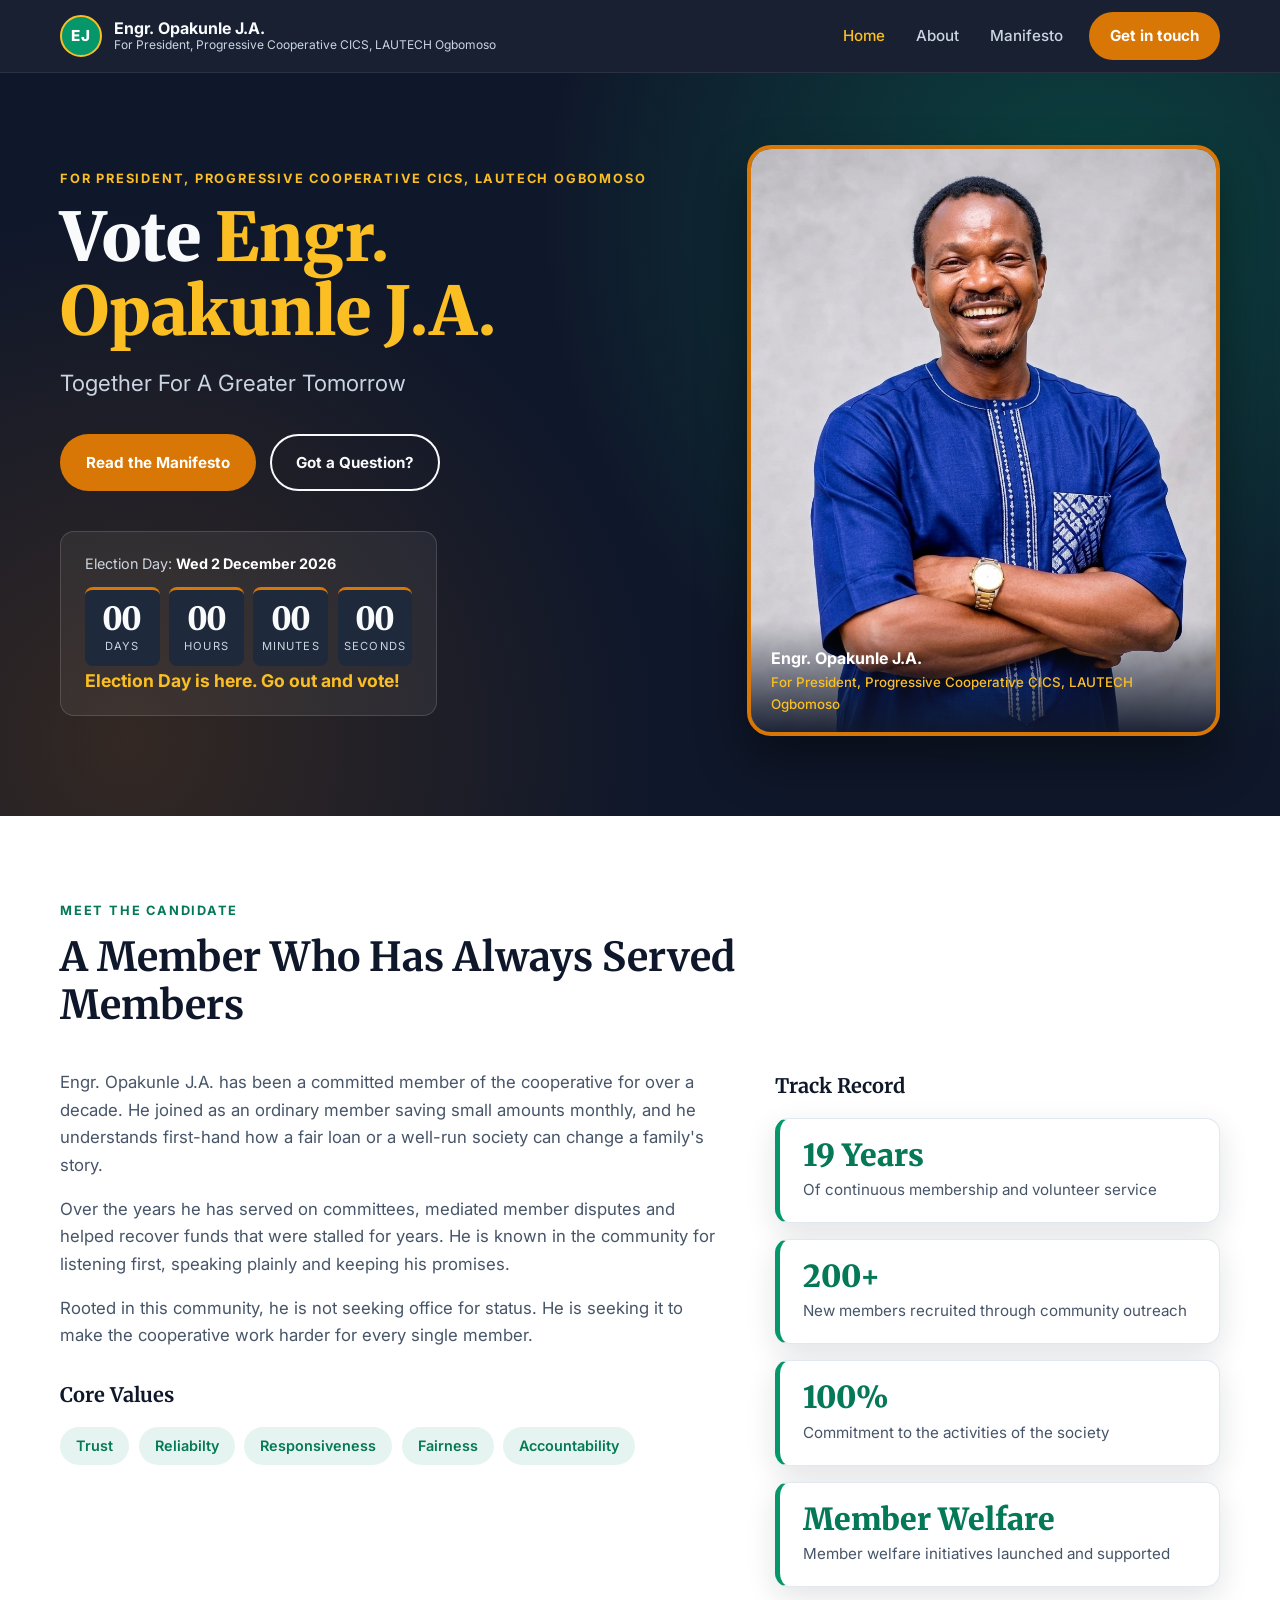
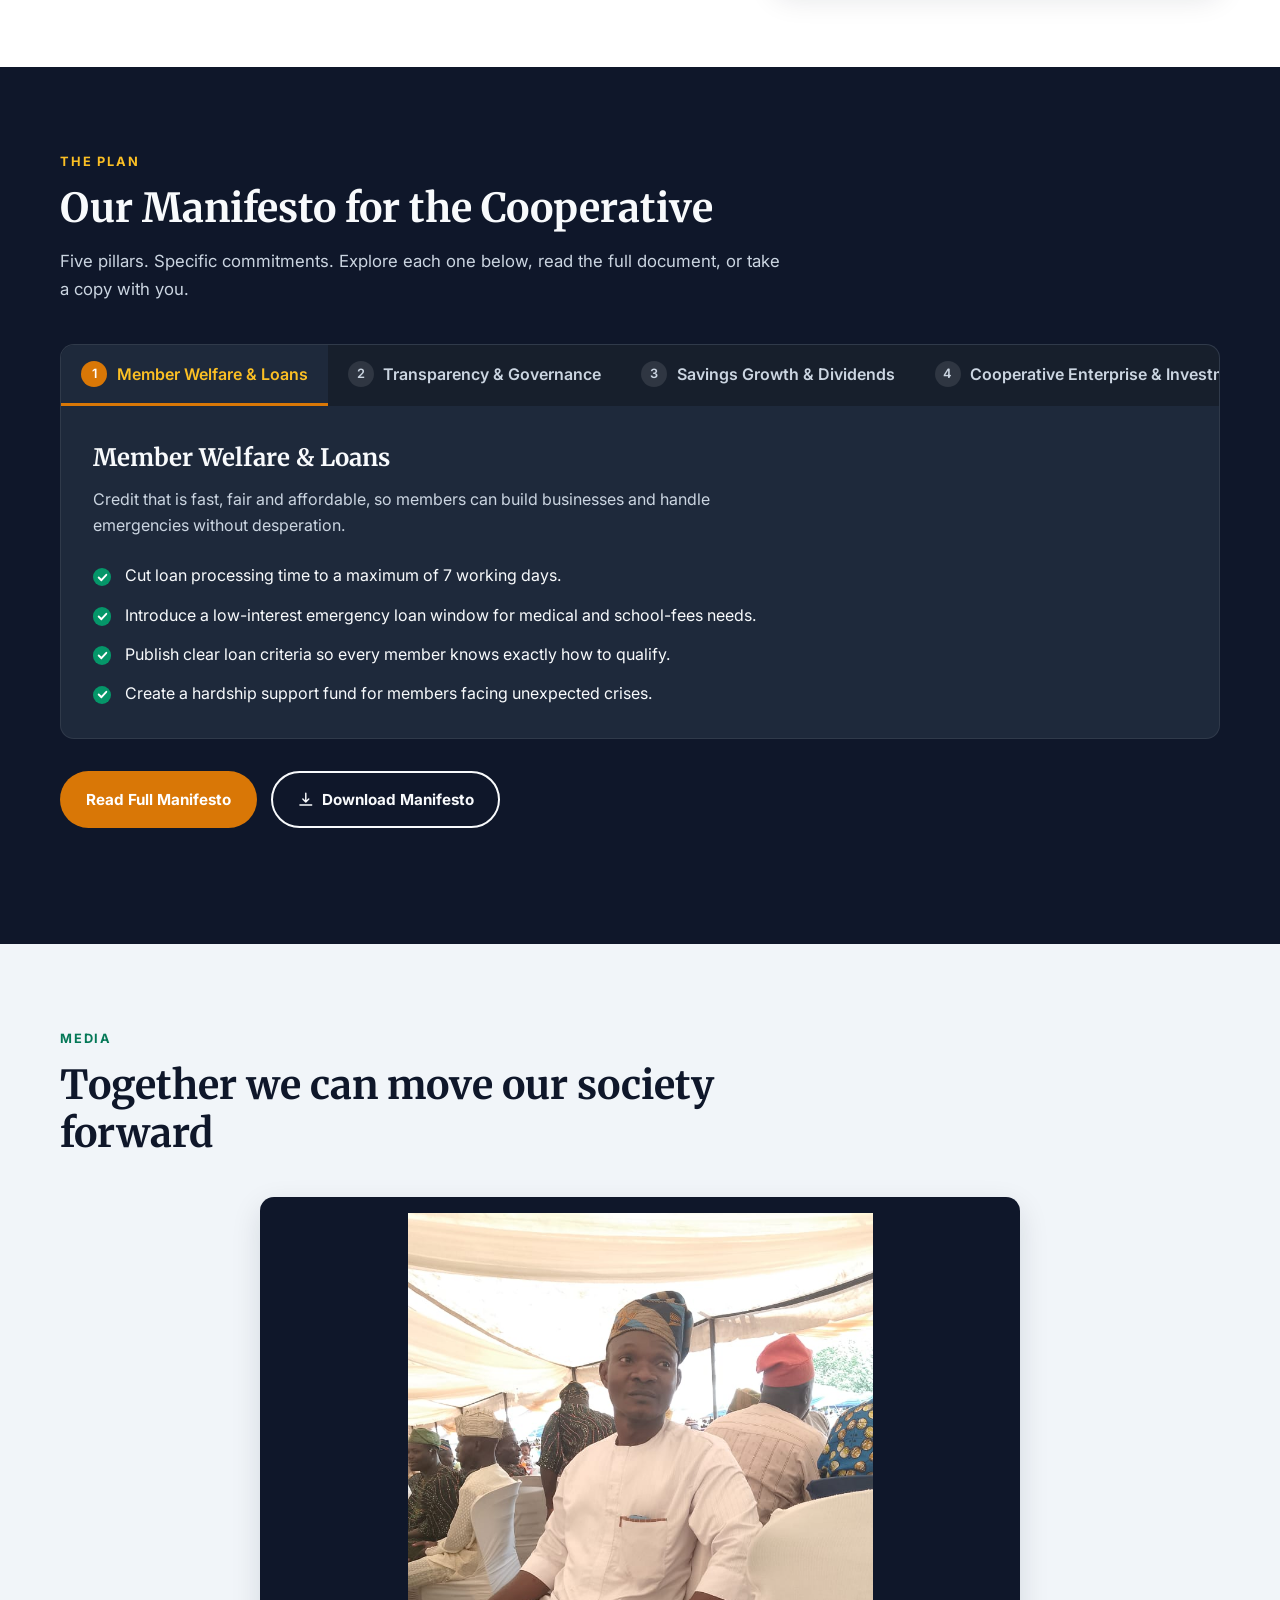
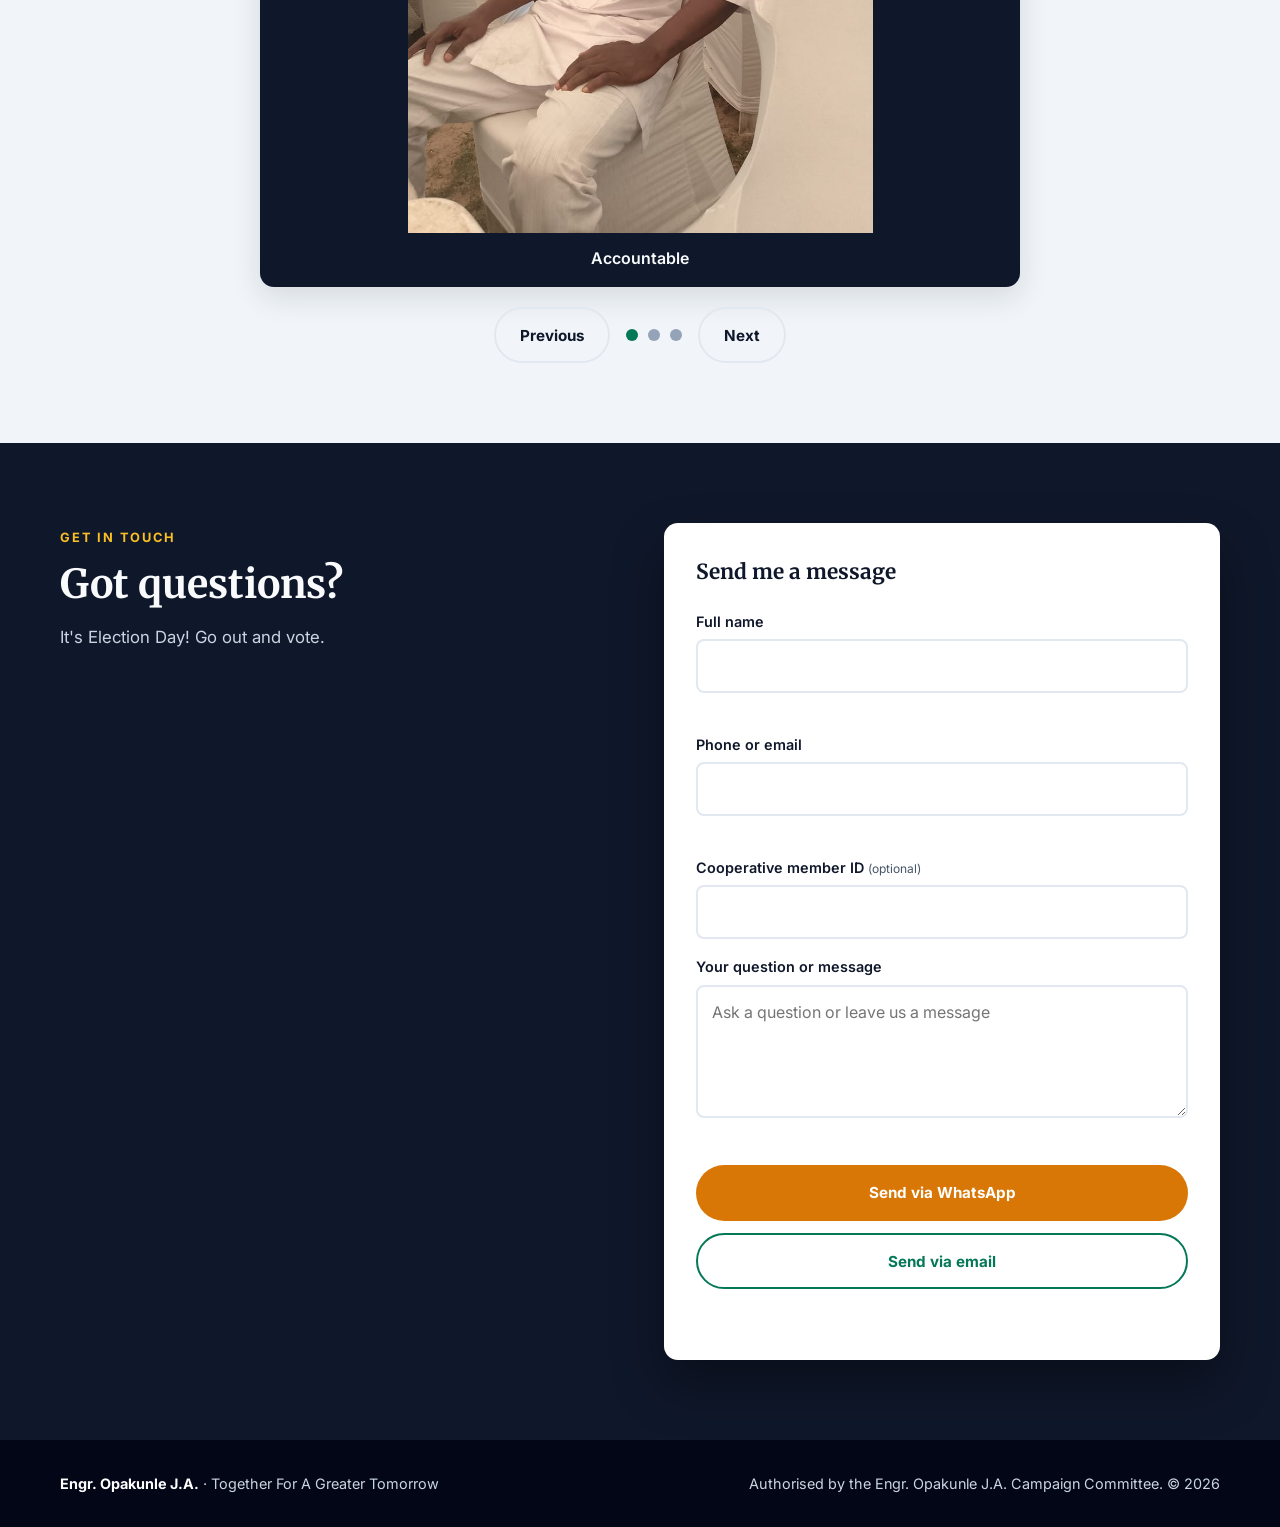
<file: index.html>
<!DOCTYPE html>
<html lang="en">
<head>
  <meta charset="UTF-8">
  <meta name="viewport" content="width=device-width, initial-scale=1.0">
  <title>Engr. Opakunle J.A. | For President, Progressive Cooperative CICS, LAUTECH Ogbomoso</title>
  <meta name="description" content="Official campaign website: manifesto, town halls and ways to get involved.">
  <meta name="theme-color" content="#0F172A">
  <link rel="preconnect" href="https://fonts.googleapis.com">
  <link rel="preconnect" href="https://fonts.gstatic.com" crossorigin>
  <!-- Fonts only (not a CSS framework). Remove this line to use system fonts. -->
  <link href="https://fonts.googleapis.com/css2?family=Merriweather:wght@700;900&family=Inter:wght@400;500;600;700&display=swap" rel="stylesheet">
  <link rel="stylesheet" href="styles.css">
</head>
<body>

  <a class="skip-link" href="#main">Skip to main content</a>

  <!-- =========================================================
       1. STICKY NAVIGATION
       ========================================================= -->
  <header class="site-header" id="siteHeader">
    <nav class="nav container" aria-label="Main navigation">
      <a class="brand" href="#home" aria-label="Go to top of page">
        <span class="brand__badge" id="brandBadge" aria-hidden="true">OPA</span>
        <span class="brand__text">
          <span class="brand__name" data-bind="candidateName">Engr. Opakunle J.A.</span>
          <span class="brand__office" data-bind="officeShort">For President, Progressive Cooperative CICS, LAUTECH Ogbomoso</span>
        </span>
      </a>

      <button class="nav__toggle" id="navToggle" type="button"
              aria-expanded="false" aria-controls="navMenu" aria-label="Open menu">
        <span class="nav__toggle-bar"></span>
        <span class="nav__toggle-bar"></span>
        <span class="nav__toggle-bar"></span>
      </button>

      <ul class="nav__menu" id="navMenu">
        <li><a class="nav__link" href="#home">Home</a></li>
        <li><a class="nav__link" href="#about">About</a></li>
        <li><a class="nav__link" href="#manifesto">Manifesto</a></li>
        <li><a class="btn btn--gold nav__cta" href="#get-involved">Get in touch</a></li>
      </ul>
    </nav>
  </header>

  <main id="main">

    <!-- =========================================================
         2. HERO
         ========================================================= -->
    <section class="hero" id="home" aria-labelledby="heroTitle">
      <div class="container hero__grid">
        <div class="hero__content">
          <p class="eyebrow" data-bind="officeFull">For President, Progressive Cooperative CICS, LAUTECH Ogbomoso</p>
          <h1 class="hero__title" id="heroTitle">
            Vote <span class="text-gold" data-bind="candidateName">Engr. Opakunle J.A.</span>
          </h1>
          <p class="hero__slogan" data-bind="slogan">Together For A Greater Tomorrow</p>

          <div class="hero__actions">
            <a class="btn btn--gold" href="#manifesto">Read the Manifesto</a>
            <a class="btn btn--outline" href="#get-involved">Got a Question?</a>
          </div>

          <!-- Live countdown -->
          <div class="countdown" role="timer" aria-label="Countdown to election day">
            <p class="countdown__label">Election Day: <strong id="electionDateText">--</strong></p>
            <div class="countdown__grid" id="countdownGrid">
              <div class="countdown__box"><span class="countdown__num" id="cdDays">00</span><span class="countdown__unit">Days</span></div>
              <div class="countdown__box"><span class="countdown__num" id="cdHours">00</span><span class="countdown__unit">Hours</span></div>
              <div class="countdown__box"><span class="countdown__num" id="cdMinutes">00</span><span class="countdown__unit">Minutes</span></div>
              <div class="countdown__box"><span class="countdown__num" id="cdSeconds">00</span><span class="countdown__unit">Seconds</span></div>
            </div>
            <p class="countdown__done" id="countdownDone" hidden>Election Day is here. Go out and vote!</p>
          </div>
        </div>

        <div class="hero__media">
          <!--
            CANDIDATE PHOTO:
            To use a real photo, delete the whole <div class="photo-placeholder"> block below
            and put this in its place:
            <img src="images/candidate.jpg" alt="Portrait of Candidate Name" width="640" height="800">
            The .photo-frame class crops it to a clean 4:5 portrait automatically.
          -->
          <figure class="photo-frame">
            <img src="image/engr opa.jpg" alt="Portrait of Candidate Name" width="640" height="800">
            <figcaption class="photo-frame__caption">
              <span data-bind="candidateName">Engr. Opakunle J.A.</span>
              <small data-bind="officeShort">For President, Progressive Cooperative CICS, LAUTECH Ogbomoso</small>
            </figcaption>
          </figure>
        </div>
      </div>
    </section>

    <!-- =========================================================
         3. BIOGRAPHY & TRACK RECORD
         ========================================================= -->
    <section class="section" id="about" aria-labelledby="aboutTitle">
      <div class="container">
        <header class="section__head">
          <p class="eyebrow eyebrow--dark">Meet the Candidate</p>
          <h2 class="section__title" id="aboutTitle">A Member Who Has Always Served Members</h2>
        </header>

        <div class="about__grid">
          <article class="about__story">
            <div id="bioParagraphs"><!-- Filled from campaignData.biography.paragraphs --></div>

            <h3 class="about__subhead">Core Values</h3>
            <ul class="values" id="valuesList"><!-- Filled from campaignData.biography.values --></ul>
          </article>

          <aside class="about__record" aria-labelledby="recordTitle">
            <h3 id="recordTitle" class="about__subhead">Track Record</h3>
            <ul class="achievements" id="achievementList"><!-- Filled from campaignData.biography.achievements --></ul>
          </aside>
        </div>
      </div>
    </section>

    <!-- =========================================================
         4. INTERACTIVE MANIFESTO HUB
         ========================================================= -->
    <section class="section section--dark" id="manifesto" aria-labelledby="manifestoTitle">
      <div class="container">
        <header class="section__head">
          <p class="eyebrow">The Plan</p>
          <h2 class="section__title" id="manifestoTitle">Our Manifesto for the Cooperative</h2>
          <p class="section__lead">Five pillars. Specific commitments. Explore each one below, read the full document, or take a copy with you.</p>
        </header>

        <!-- Tabbed policy explorer -->
        <div class="tabs">
          <div class="tabs__list" id="tabList" role="tablist" aria-label="Manifesto pillars">
            <!-- Tab buttons are generated from campaignData.pillars -->
          </div>
          <div class="tabs__panels" id="tabPanels">
            <!-- Tab panels are generated from campaignData.pillars -->
          </div>
        </div>

        <!-- Manifesto actions -->
        <div class="manifesto__actions">
          <button class="btn btn--gold" type="button" id="openReaderBtn" aria-haspopup="dialog">Read Full Manifesto</button>

          <button class="btn btn--outline" type="button" id="downloadBtn">
            <svg class="icon" viewBox="0 0 24 24" aria-hidden="true" focusable="false"><path d="M12 3v12m0 0l-4-4m4 4l4-4M4 19h16" fill="none" stroke="currentColor" stroke-width="2" stroke-linecap="round" stroke-linejoin="round"/></svg>
            Download Manifesto
          </button>

          <!--
            LATER: to link a real PDF instead of the generated .txt file,
            put your file in the project folder (e.g. /files/manifesto.pdf),
            then uncomment this link and delete the #downloadBtn button above.

            <a class="btn btn--outline" href="files/manifesto.pdf" download="Candidate-Name-Manifesto.pdf">
              Download Manifesto (PDF)
            </a>
          -->
        </div>
        <p class="manifesto__status" id="manifestoStatus" role="status" aria-live="polite"></p>
      </div>
    </section>
    <!-- =========================================================
         5. CAMPAIGN PHOTO SLIDESHOW
         ========================================================= -->
    <section class="section section--tint" id="campaign-photos" aria-labelledby="photosTitle">
      <div class="container">
        <header class="section__head">
          <p class="eyebrow eyebrow--dark">Media</p>
          <h2 class="section__title" id="photosTitle">Together we can move our society forward</h2>
          <p class="section__lead"></p>
        </header>

        <div class="slideshow" id="campaignSlideshow" role="region" aria-roledescription="carousel" aria-label="Campaign photos">
          <div class="slideshow__stage" aria-live="polite">
            <figure class="slideshow__slide" role="group" aria-roledescription="slide" aria-label="1 of 3">
              <img src="image/IMG-20261123-WA0009.jpg" alt="Engr. Opakunle seated among attendees at a community gathering" loading="lazy" decoding="async">
              <figcaption>Accountable</figcaption>
            </figure>
            <figure class="slideshow__slide" role="group" aria-roledescription="slide" aria-label="2 of 3" hidden>
              <img src="image/IMG-20261123-WA0011.jpg" alt="Engr. Opakunle listening at a community gathering" loading="lazy" decoding="async">
              <figcaption>Approachable</figcaption>
            </figure>
            <figure class="slideshow__slide" role="group" aria-roledescription="slide" aria-label="3 of 3" hidden>
              <img src="image/IMG-20261123-WA0012.jpg" alt="Campaign poster for Engr. Opakunle J.A., candidate for Progressive Cooperative CICS president" loading="lazy" decoding="async">
              <figcaption>Engr. Opakunle J.A. for President</figcaption>
            </figure>
          </div>
          <div class="slideshow__controls">
            <button class="btn btn--ghost" type="button" id="photoPrevious" aria-label="Show previous photo">Previous</button>
            <div class="slideshow__indicators" role="group" aria-label="Choose a campaign photo">
              <button class="slideshow__indicator" type="button" aria-label="Show photo 1 of 3" aria-pressed="true"></button>
              <button class="slideshow__indicator" type="button" aria-label="Show photo 2 of 3" aria-pressed="false"></button>
              <button class="slideshow__indicator" type="button" aria-label="Show photo 3 of 3" aria-pressed="false"></button>
            </div>
            <button class="btn btn--ghost" type="button" id="photoNext" aria-label="Show next photo">Next</button>
          </div>
        </div>
      </div>
    </section>

    <!-- =========================================================
         6. GET IN TOUCH
         ========================================================= -->
    <section class="section section--dark" id="get-involved" aria-labelledby="involvedTitle">
      <div class="container involved__grid">
        <div>
          <p class="eyebrow">Get in touch</p>
          <h2 class="section__title" id="involvedTitle">Got questions?</h2>
          <p class="section__lead" id="electionCallout" aria-live="polite">Election Day is December 3, 2026. Send me a question or message using WhatsApp or email.</p>
        </div>

        <form class="form" id="involvedForm" novalidate>
          <h3 class="form__title">Send me a message</h3>

          <div class="field">
            <label for="fName">Full name</label>
            <input id="fName" name="name" type="text" autocomplete="name" required>
            <span class="field__error" id="fNameError" role="alert"></span>
          </div>

          <div class="field">
            <label for="fContact">Phone or email</label>
            <input id="fContact" name="contact" type="text" autocomplete="email" required>
            <span class="field__error" id="fContactError" role="alert"></span>
          </div>

          <div class="field">
            <label for="fMemberId">Cooperative member ID <small>(optional)</small></label>
            <input id="fMemberId" name="memberId" type="text">
          </div>

          <div class="field">
            <label for="fRole">Your question or message</label>
            <textarea id="fRole" name="role" rows="4" maxlength="1000" placeholder="Ask a question or leave us a message" required></textarea>
            <span class="field__error" id="fRoleError" role="alert"></span>
          </div>

        
          <div class="form__actions">
            <button class="btn btn--gold btn--block" type="submit" data-channel="whatsapp">Send via WhatsApp</button>
            <button class="btn btn--outline btn--block" type="submit" data-channel="email">Send via email</button>
          </div>
          <p class="form__status" id="formStatus" role="status" aria-live="polite"></p>
        </form>
      </div>
    </section>
  </main>

  <footer class="site-footer">
    <div class="container footer__inner">
      <p class="footer__brand"><strong data-bind="candidateName">Engr. Opakunle, J.A.</strong> &middot; <span data-bind="slogan">Together For A Greater Tomorrow</span></p>
      <p class="footer__legal">Authorised by the <span data-bind="candidateName">Engr. Opa</span> Campaign Committee. &copy; <span id="year"></span></p>
    </div>
  </footer>

  <!-- =========================================================
       FULL-SCREEN MANIFESTO READER (native <dialog> = built-in
       focus trapping, Escape key and accessibility semantics)
       ========================================================= -->
  <dialog class="modal" id="readerModal" aria-labelledby="readerTitle">
    <div class="modal__bar">
      <h2 class="modal__title" id="readerTitle">Full Manifesto</h2>
      <div class="modal__tools">
        <button class="btn btn--small btn--gold" type="button" id="copyBtn">Copy Text</button>
        <button class="btn btn--small btn--ghost" type="button" id="closeReaderBtn" aria-label="Close manifesto reader">Close &times;</button>
      </div>
    </div>
    <div class="modal__body" id="readerBody" tabindex="0"><!-- Filled from campaignData.manifestoFullText --></div>
    <p class="modal__status" id="copyStatus" role="status" aria-live="polite"></p>
  </dialog>

  <script src="script (2).js"></script>
</body>
</html>
</file>
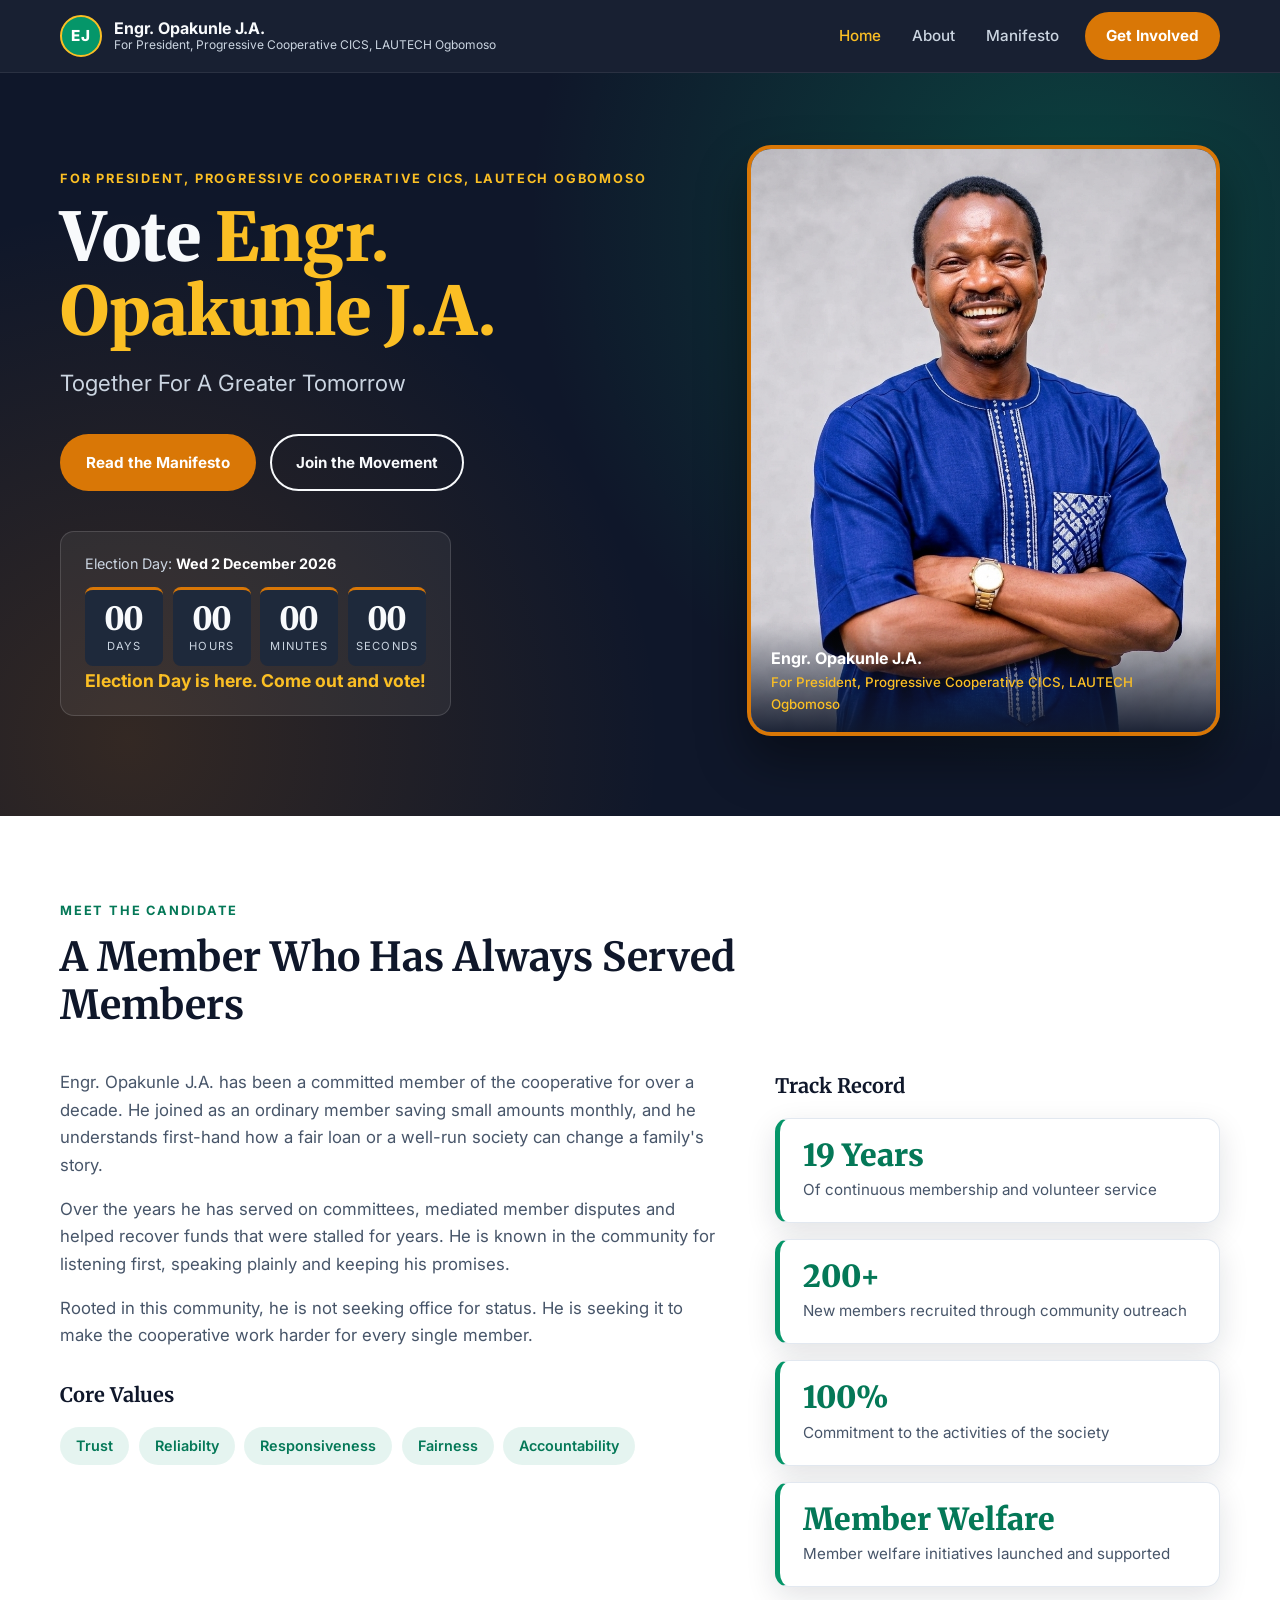
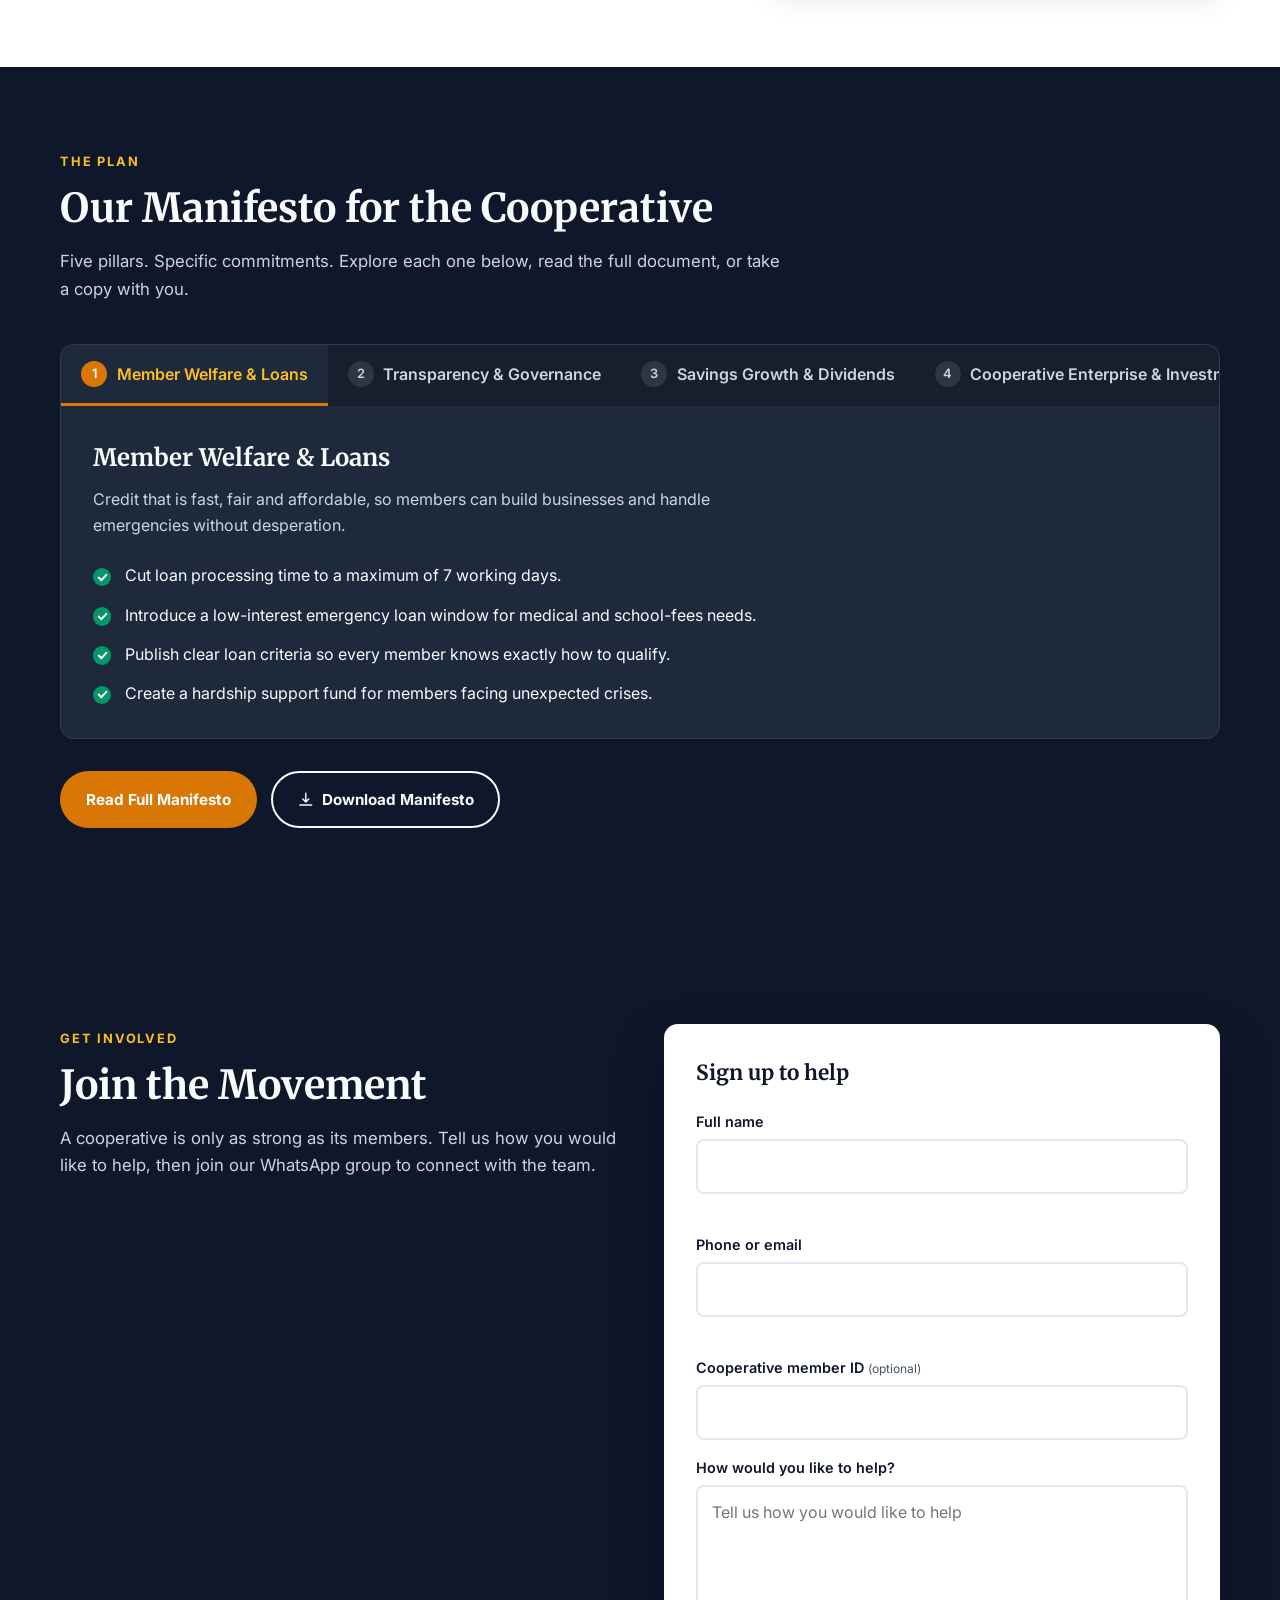
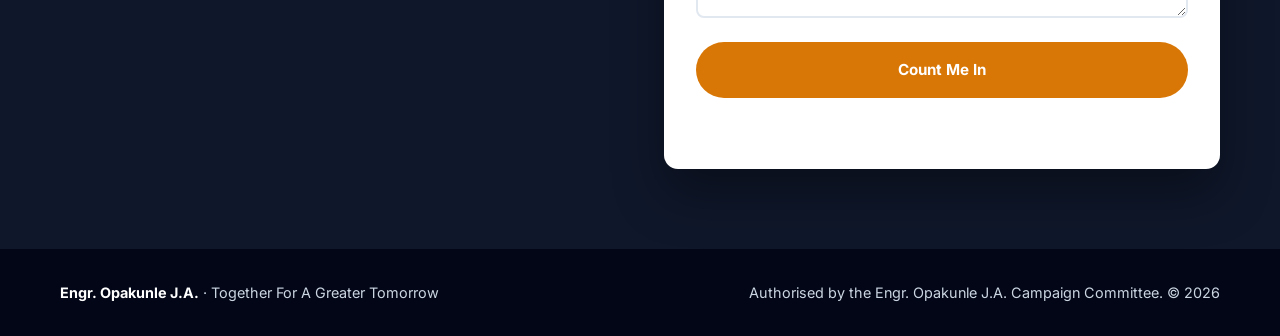
<file: index (5).html>
<!DOCTYPE html>
<html lang="en">
<head>
  <meta charset="UTF-8">
  <meta name="viewport" content="width=device-width, initial-scale=1.0">
  <title>Opa4President | Official Campaign Website of Engr Opakunle</title>
  <meta name="description" content="Official campaign website: manifesto, town halls and ways to get involved.">
  <meta name="theme-color" content="#0F172A">
  <link rel="preconnect" href="https://fonts.googleapis.com">
  <link rel="preconnect" href="https://fonts.gstatic.com" crossorigin>
  <!-- Fonts only (not a CSS framework). Remove this line to use system fonts. -->
  <link href="https://fonts.googleapis.com/css2?family=Merriweather:wght@700;900&family=Inter:wght@400;500;600;700&display=swap" rel="stylesheet">
  <link rel="stylesheet" href="styles.css">
</head>
<body>

  <a class="skip-link" href="#main">Skip to main content</a>

  <!-- =========================================================
       1. STICKY NAVIGATION
       ========================================================= -->
  <header class="site-header" id="siteHeader">
    <nav class="nav container" aria-label="Main navigation">
      <a class="brand" href="#home" aria-label="Go to top of page">
        <span class="brand__badge" id="brandBadge" aria-hidden="true">OPA</span>
        <span class="brand__text">
          <span class="brand__name" data-bind="candidateName">Engr. Opakunle J.A.</span>
          <span class="brand__office" data-bind="officeShort">For President, Progressive Cooperative CICS, LAUTECH Ogbomoso</span>
        </span>
      </a>

      <button class="nav__toggle" id="navToggle" type="button"
              aria-expanded="false" aria-controls="navMenu" aria-label="Open menu">
        <span class="nav__toggle-bar"></span>
        <span class="nav__toggle-bar"></span>
        <span class="nav__toggle-bar"></span>
      </button>

      <ul class="nav__menu" id="navMenu">
        <li><a class="nav__link" href="#home">Home</a></li>
        <li><a class="nav__link" href="#about">About</a></li>
        <li><a class="nav__link" href="#manifesto">Manifesto</a></li>
        <li><a class="btn btn--gold nav__cta" href="#get-involved">Get Involved</a></li>
      </ul>
    </nav>
  </header>

  <main id="main">

    <!-- =========================================================
         2. HERO
         ========================================================= -->
    <section class="hero" id="home" aria-labelledby="heroTitle">
      <div class="container hero__grid">
        <div class="hero__content">
          <p class="eyebrow" data-bind="officeFull">For President, Progressive Cooperative CICS, LAUTECH Ogbomoso</p>
          <h1 class="hero__title" id="heroTitle">
            Vote <span class="text-gold" data-bind="candidateName">Engr. Opakunle J.A.</span>
          </h1>
          <p class="hero__slogan" data-bind="slogan">Together For A Greater Tomorrow</p>

          <div class="hero__actions">
            <a class="btn btn--gold" href="#manifesto">Read the Manifesto</a>
            <a class="btn btn--outline" href="#get-involved">Join the Movement</a>
          </div>

          <!-- Live countdown -->
          <div class="countdown" role="timer" aria-label="Countdown to election day">
            <p class="countdown__label">Election Day: <strong id="electionDateText">--</strong></p>
            <div class="countdown__grid" id="countdownGrid">
              <div class="countdown__box"><span class="countdown__num" id="cdDays">00</span><span class="countdown__unit">Days</span></div>
              <div class="countdown__box"><span class="countdown__num" id="cdHours">00</span><span class="countdown__unit">Hours</span></div>
              <div class="countdown__box"><span class="countdown__num" id="cdMinutes">00</span><span class="countdown__unit">Minutes</span></div>
              <div class="countdown__box"><span class="countdown__num" id="cdSeconds">00</span><span class="countdown__unit">Seconds</span></div>
            </div>
            <p class="countdown__done" id="countdownDone" hidden>Election Day is here. Come out and vote!</p>
          </div>
        </div>

        <div class="hero__media">
          <!--
            CANDIDATE PHOTO:
            To use a real photo, delete the whole <div class="photo-placeholder"> block below
            and put this in its place:
            <img src="images/candidate.jpg" alt="Portrait of Candidate Name" width="640" height="800">
            The .photo-frame class crops it to a clean 4:5 portrait automatically.
          -->
          <figure class="photo-frame">
            <img src="image/engr opa.jpg" alt="Portrait of Candidate Name" width="640" height="800">
            <figcaption class="photo-frame__caption">
              <span data-bind="candidateName">Engr. Opakunle J.A.</span>
              <small data-bind="officeShort">For President, Progressive Cooperative CICS, LAUTECH Ogbomoso</small>
            </figcaption>
          </figure>
        </div>
      </div>
    </section>

    <!-- =========================================================
         3. BIOGRAPHY & TRACK RECORD
         ========================================================= -->
    <section class="section" id="about" aria-labelledby="aboutTitle">
      <div class="container">
        <header class="section__head">
          <p class="eyebrow eyebrow--dark">Meet the Candidate</p>
          <h2 class="section__title" id="aboutTitle">A Member Who Has Always Served Members</h2>
        </header>

        <div class="about__grid">
          <article class="about__story">
            <div id="bioParagraphs"><!-- Filled from campaignData.biography.paragraphs --></div>

            <h3 class="about__subhead">Core Values</h3>
            <ul class="values" id="valuesList"><!-- Filled from campaignData.biography.values --></ul>
          </article>

          <aside class="about__record" aria-labelledby="recordTitle">
            <h3 id="recordTitle" class="about__subhead">Track Record</h3>
            <ul class="achievements" id="achievementList"><!-- Filled from campaignData.biography.achievements --></ul>
          </aside>
        </div>
      </div>
    </section>

    <!-- =========================================================
         4. INTERACTIVE MANIFESTO HUB
         ========================================================= -->
    <section class="section section--dark" id="manifesto" aria-labelledby="manifestoTitle">
      <div class="container">
        <header class="section__head">
          <p class="eyebrow">The Plan</p>
          <h2 class="section__title" id="manifestoTitle">Our Manifesto for the Cooperative</h2>
          <p class="section__lead">Five pillars. Specific commitments. Explore each one below, read the full document, or take a copy with you.</p>
        </header>

        <!-- Tabbed policy explorer -->
        <div class="tabs">
          <div class="tabs__list" id="tabList" role="tablist" aria-label="Manifesto pillars">
            <!-- Tab buttons are generated from campaignData.pillars -->
          </div>
          <div class="tabs__panels" id="tabPanels">
            <!-- Tab panels are generated from campaignData.pillars -->
          </div>
        </div>

        <!-- Manifesto actions -->
        <div class="manifesto__actions">
          <button class="btn btn--gold" type="button" id="openReaderBtn" aria-haspopup="dialog">Read Full Manifesto</button>

          <button class="btn btn--outline" type="button" id="downloadBtn">
            <svg class="icon" viewBox="0 0 24 24" aria-hidden="true" focusable="false"><path d="M12 3v12m0 0l-4-4m4 4l4-4M4 19h16" fill="none" stroke="currentColor" stroke-width="2" stroke-linecap="round" stroke-linejoin="round"/></svg>
            Download Manifesto
          </button>

          <!--
            LATER: to link a real PDF instead of the generated .txt file,
            put your file in the project folder (e.g. /files/manifesto.pdf),
            then uncomment this link and delete the #downloadBtn button above.

            <a class="btn btn--outline" href="files/manifesto.pdf" download="Candidate-Name-Manifesto.pdf">
              Download Manifesto (PDF)
            </a>
          -->
        </div>
        <p class="manifesto__status" id="manifestoStatus" role="status" aria-live="polite"></p>
      </div>
    </section>
    <!-- =========================================================
         7. GET INVOLVED
         ========================================================= -->
    <section class="section section--dark" id="get-involved" aria-labelledby="involvedTitle">
      <div class="container involved__grid">
        <div>
          <p class="eyebrow">Get Involved</p>
          <h2 class="section__title" id="involvedTitle">Join the Movement</h2>
          <p class="section__lead">A cooperative is only as strong as its members. Tell us how you would like to help, then join our WhatsApp group to connect with the team.</p>
          <ul class="ways" id="waysList"><!-- Filled from campaignData.waysToHelp --></ul>
        </div>

        <form class="form" id="involvedForm" novalidate>
          <h3 class="form__title">Sign up to help</h3>

          <div class="field">
            <label for="fName">Full name</label>
            <input id="fName" name="name" type="text" autocomplete="name" required>
            <span class="field__error" id="fNameError" role="alert"></span>
          </div>

          <div class="field">
            <label for="fContact">Phone or email</label>
            <input id="fContact" name="contact" type="text" autocomplete="email" required>
            <span class="field__error" id="fContactError" role="alert"></span>
          </div>

          <div class="field">
            <label for="fMemberId">Cooperative member ID <small>(optional)</small></label>
            <input id="fMemberId" name="memberId" type="text">
          </div>

          <div class="field">
            <label for="fRole">How would you like to help?</label>
            <textarea id="fRole" name="role" rows="4" maxlength="1000" placeholder="Tell us how you would like to help"></textarea>
          </div>

          <button class="btn btn--gold btn--block" type="submit">Count Me In</button>
          <p class="form__hint" id="whatsappGroupStatus" role="status" aria-live="polite"></p>
          <a class="btn btn--outline btn--block" id="whatsappGroupLink" href="#" target="_blank" rel="noopener noreferrer" hidden>Join our WhatsApp group</a>
          <p class="form__status" id="formStatus" role="status" aria-live="polite"></p>
        </form>
      </div>
    </section>
  </main>

  <footer class="site-footer">
    <div class="container footer__inner">
      <p class="footer__brand"><strong data-bind="candidateName">Engr. Opakunle, J.A.</strong> &middot; <span data-bind="slogan">Together For A Greater Tomorrow</span></p>
      <p class="footer__legal">Authorised by the <span data-bind="candidateName">Engr. Opa</span> Campaign Committee. &copy; <span id="year"></span></p>
    </div>
  </footer>

  <!-- =========================================================
       FULL-SCREEN MANIFESTO READER (native <dialog> = built-in
       focus trapping, Escape key and accessibility semantics)
       ========================================================= -->
  <dialog class="modal" id="readerModal" aria-labelledby="readerTitle">
    <div class="modal__bar">
      <h2 class="modal__title" id="readerTitle">Full Manifesto</h2>
      <div class="modal__tools">
        <button class="btn btn--small btn--gold" type="button" id="copyBtn">Copy Text</button>
        <button class="btn btn--small btn--ghost" type="button" id="closeReaderBtn" aria-label="Close manifesto reader">Close &times;</button>
      </div>
    </div>
    <div class="modal__body" id="readerBody" tabindex="0"><!-- Filled from campaignData.manifestoFullText --></div>
    <p class="modal__status" id="copyStatus" role="status" aria-live="polite"></p>
  </dialog>

  <script src="script (2).js"></script>
</body>
</html>
</file>
<file: styles.css>
/* =====================================================================
   CAMPAIGN WEBSITE STYLES
   Structure: 1 Variables · 2 Reset/Base · 3 Layout · 4 Components
              5 Sections · 6 Modal · 7 Responsive · 8 Accessibility
   To re-brand the site, only edit the colour variables in :root.
   ===================================================================== */

/* ---------- 1. DESIGN TOKENS ---------- */
:root {
  /* Brand colours (edit these three first) */
  --navy: #0F172A;
  --emerald: #059669;
  --gold: #D97706;

  /* Supporting tones */
  --navy-soft: #1E293B;
  --emerald-dark: #047857;
  --gold-light: #FBBF24;
  --ink: #0F172A;
  --muted: #475569;
  --line: #E2E8F0;
  --surface: #FFFFFF;
  --tint: #F1F5F9;
  --on-dark: #F8FAFC;
  --on-dark-muted: #CBD5E1;

  /* Type */
  --font-body: "Inter", system-ui, -apple-system, "Segoe UI", Roboto, sans-serif;
  --font-head: "Merriweather", Georgia, "Times New Roman", serif;

  /* Spacing & shape */
  --radius: 14px;
  --radius-sm: 8px;
  --shadow: 0 10px 30px rgba(15, 23, 42, 0.12);
  --nav-height: 72px;
  --container: 1160px;
}

/* ---------- 2. RESET & BASE ---------- */
*, *::before, *::after { box-sizing: border-box; }

html {
  scroll-behavior: smooth;
  scroll-padding-top: calc(var(--nav-height) + 8px);
  -webkit-text-size-adjust: 100%;
}

body {
  margin: 0;
  font-family: var(--font-body);
  font-size: 1rem;
  line-height: 1.65;
  color: var(--ink);
  background: var(--surface);
}

img, svg { max-width: 100%; display: block; }
a { color: inherit; }
ul { margin: 0; padding: 0; list-style: none; }
h1, h2, h3, p { margin: 0; }
button, input, select, textarea { font: inherit; color: inherit; }

/* Stop the page scrolling behind an open modal */
body.is-locked { overflow: hidden; }

/* ---------- 3. LAYOUT HELPERS ---------- */
.container {
  width: min(100% - 2rem, var(--container));
  margin-inline: auto;
}

.section { padding: 5rem 0; }
.section--dark { background: var(--navy); color: var(--on-dark); }
.section--tint { background: var(--tint); }

.section__head { max-width: 720px; margin-bottom: 2.5rem; }
.section__title {
  font-family: var(--font-head);
  font-size: clamp(1.75rem, 4vw, 2.5rem);
  line-height: 1.2;
}
.section__lead { margin-top: 1rem; color: var(--muted); font-size: 1.05rem; }
.section--dark .section__lead { color: var(--on-dark-muted); }

.eyebrow {
  display: inline-block;
  margin-bottom: 0.75rem;
  font-size: 0.8rem;
  font-weight: 700;
  letter-spacing: 0.14em;
  text-transform: uppercase;
  color: var(--gold-light);
}
.eyebrow--dark { color: var(--emerald-dark); }
.text-gold { color: var(--gold-light); }

/* ---------- 4. COMPONENTS ---------- */

/* Buttons */
.btn {
  display: inline-flex;
  align-items: center;
  justify-content: center;
  gap: 0.5rem;
  padding: 0.85rem 1.5rem;
  border: 2px solid transparent;
  border-radius: 999px;
  font-weight: 700;
  font-size: 0.95rem;
  text-decoration: none;
  cursor: pointer;
  transition: transform 0.15s ease, background-color 0.15s ease, color 0.15s ease, border-color 0.15s ease;
}
.btn:hover { transform: translateY(-2px); }
.btn:active { transform: translateY(0); }

.btn--gold { background: var(--gold); color: #fff; }
.btn--gold:hover { background: #B45309; }

.btn--outline { border-color: var(--on-dark); color: var(--on-dark); background: transparent; }
.btn--outline:hover { background: var(--on-dark); color: var(--navy); }
.btn[hidden] { display: none; }

.btn--ghost { background: transparent; border-color: var(--line); color: var(--ink); }
.btn--ghost:hover { background: var(--tint); }

.btn--small { padding: 0.5rem 1rem; font-size: 0.85rem; }
.btn--block { width: 100%; }
.icon { width: 1.1rem; height: 1.1rem; }

/* Sticky navigation */
.site-header {
  position: sticky;
  top: 0;
  z-index: 50;
  background: rgba(15, 23, 42, 0.96);
  backdrop-filter: blur(8px);
  border-bottom: 1px solid rgba(255, 255, 255, 0.08);
  transition: box-shadow 0.2s ease;
}
.site-header.is-scrolled { box-shadow: 0 6px 20px rgba(0, 0, 0, 0.3); }

.nav {
  display: flex;
  align-items: center;
  justify-content: space-between;
  min-height: var(--nav-height);
  gap: 1rem;
}

.brand { display: flex; align-items: center; gap: 0.75rem; text-decoration: none; color: var(--on-dark); }
.brand__badge {
  display: grid;
  place-items: center;
  width: 42px;
  height: 42px;
  border-radius: 50%;
  background: var(--emerald);
  color: #fff;
  font-weight: 800;
  font-size: 0.95rem;
  letter-spacing: 0.04em;
  border: 2px solid var(--gold-light);
}
.brand__text { display: flex; flex-direction: column; line-height: 1.2; }
.brand__name { font-weight: 700; }
.brand__office { font-size: 0.75rem; color: var(--on-dark-muted); }

.nav__menu {
  display: flex;
  align-items: center;
  gap: 0.25rem;
}
.nav__link {
  display: block;
  padding: 0.5rem 0.85rem;
  border-radius: var(--radius-sm);
  color: var(--on-dark-muted);
  font-weight: 500;
  font-size: 0.95rem;
  text-decoration: none;
  transition: color 0.15s ease, background-color 0.15s ease;
}
.nav__link:hover { color: #fff; background: rgba(255, 255, 255, 0.08); }
.nav__link.is-active { color: var(--gold-light); }
.nav__cta { margin-left: 0.5rem; padding: 0.6rem 1.2rem; }

/* Hamburger (hidden on desktop) */
.nav__toggle {
  display: none;
  width: 46px;
  height: 46px;
  padding: 0;
  background: transparent;
  border: 1px solid rgba(255, 255, 255, 0.25);
  border-radius: var(--radius-sm);
  cursor: pointer;
  flex-direction: column;
  align-items: center;
  justify-content: center;
  gap: 5px;
}
.nav__toggle-bar {
  display: block;
  width: 22px;
  height: 2px;
  background: #fff;
  transition: transform 0.25s ease, opacity 0.2s ease;
}
.nav__toggle[aria-expanded="true"] .nav__toggle-bar:nth-child(1) { transform: translateY(7px) rotate(45deg); }
.nav__toggle[aria-expanded="true"] .nav__toggle-bar:nth-child(2) { opacity: 0; }
.nav__toggle[aria-expanded="true"] .nav__toggle-bar:nth-child(3) { transform: translateY(-7px) rotate(-45deg); }

/* ---------- 5. SECTIONS ---------- */

/* Hero */
.hero {
  background:
    radial-gradient(circle at 85% 20%, rgba(5, 150, 105, 0.35), transparent 45%),
    radial-gradient(circle at 10% 90%, rgba(217, 119, 6, 0.18), transparent 40%),
    var(--navy);
  color: var(--on-dark);
  padding: 4.5rem 0 5rem;
}
.hero__grid {
  display: grid;
  grid-template-columns: 1.15fr 0.85fr;
  gap: 3rem;
  align-items: center;
}
.hero__title {
  font-family: var(--font-head);
  font-size: clamp(2.4rem, 6vw, 4.2rem);
  font-weight: 900;
  line-height: 1.1;
  margin-bottom: 1rem;
}
.hero__slogan {
  font-size: clamp(1.1rem, 2.4vw, 1.4rem);
  color: var(--on-dark-muted);
  max-width: 34ch;
  margin-bottom: 2rem;
}
.hero__actions { display: flex; flex-wrap: wrap; gap: 0.85rem; margin-bottom: 2.5rem; }

/* Countdown */
.countdown {
  display: inline-block;
  padding: 1.25rem 1.5rem;
  background: rgba(255, 255, 255, 0.06);
  border: 1px solid rgba(255, 255, 255, 0.14);
  border-radius: var(--radius);
}
.countdown__label { font-size: 0.9rem; color: var(--on-dark-muted); margin-bottom: 0.75rem; }
.countdown__label strong { color: #fff; }
.countdown__grid { display: grid; grid-template-columns: repeat(4, minmax(64px, 1fr)); gap: 0.6rem; }
.countdown__box {
  display: flex;
  flex-direction: column;
  align-items: center;
  padding: 0.7rem 0.4rem;
  background: var(--navy-soft);
  border-radius: var(--radius-sm);
  border-top: 3px solid var(--gold);
}
.countdown__num {
  font-family: var(--font-head);
  font-size: clamp(1.4rem, 3.4vw, 2rem);
  font-weight: 900;
  font-variant-numeric: tabular-nums;
  line-height: 1.1;
}
.countdown__unit { font-size: 0.7rem; letter-spacing: 0.1em; text-transform: uppercase; color: var(--on-dark-muted); }
.countdown__done { font-weight: 700; color: var(--gold-light); font-size: 1.1rem; }

/* Candidate photo frame (works for the placeholder AND a real <img>) */
.photo-frame {
  position: relative;
  margin: 0;
  aspect-ratio: 4 / 5;
  border-radius: 24px;
  overflow: hidden;
  border: 4px solid var(--gold);
  box-shadow: 0 25px 50px rgba(0, 0, 0, 0.4);
  background: var(--navy-soft);
}
.photo-frame img { width: 100%; height: 100%; object-fit: cover; object-position: top center; }
.photo-placeholder {
  position: absolute;
  inset: 0;
  display: flex;
  flex-direction: column;
  align-items: center;
  justify-content: center;
  gap: 1rem;
  color: var(--on-dark-muted);
  background: linear-gradient(160deg, var(--navy-soft), #0b3b2e);
}
.photo-placeholder svg { width: 55%; fill: rgba(255, 255, 255, 0.18); }
.photo-placeholder span { font-size: 0.85rem; letter-spacing: 0.08em; text-transform: uppercase; }
.photo-frame__caption {
  position: absolute;
  left: 0; right: 0; bottom: 0;
  display: flex;
  flex-direction: column;
  padding: 1.5rem 1.25rem 1rem;
  background: linear-gradient(transparent, rgba(15, 23, 42, 0.92));
  color: #fff;
  font-weight: 700;
}
.photo-frame__caption small { font-weight: 500; color: var(--gold-light); }

/* Campaign photo slideshow */
.slideshow { max-width: 760px; margin-inline: auto; }
.slideshow__stage {
  overflow: hidden;
  padding: 1rem;
  border-radius: var(--radius);
  background: var(--navy);
  box-shadow: var(--shadow);
}
.slideshow__slide { margin: 0; }
.slideshow__slide[hidden] { display: none; }
.slideshow__slide img {
  width: 100%;
  height: clamp(320px, 65vw, 620px);
  object-fit: contain;
}
.slideshow__slide figcaption { margin-top: 0.75rem; color: var(--on-dark); text-align: center; font-weight: 600; }
.slideshow__controls { display: flex; align-items: center; justify-content: center; gap: 1rem; margin-top: 1.25rem; }
.slideshow__indicators { display: flex; align-items: center; gap: 0.65rem; }
.slideshow__indicator {
  width: 0.75rem;
  height: 0.75rem;
  padding: 0;
  border: 0;
  border-radius: 50%;
  background: #94A3B8;
  cursor: pointer;
}
.slideshow__indicator[aria-pressed="true"] { background: var(--emerald-dark); }

/* About */
.about__grid { display: grid; grid-template-columns: 1.2fr 0.8fr; gap: 3rem; align-items: start; }
.about__story p { margin-bottom: 1rem; color: var(--muted); font-size: 1.05rem; }
.about__subhead { font-family: var(--font-head); font-size: 1.25rem; margin: 1.75rem 0 1rem; }
.about__record .about__subhead { margin-top: 0; }

.values { display: flex; flex-wrap: wrap; gap: 0.6rem; }
.values li {
  padding: 0.45rem 1rem;
  border-radius: 999px;
  background: rgba(5, 150, 105, 0.1);
  color: var(--emerald-dark);
  font-weight: 600;
  font-size: 0.9rem;
}

.achievements { display: grid; gap: 1rem; }
.achievement {
  padding: 1.25rem 1.4rem;
  background: var(--surface);
  border: 1px solid var(--line);
  border-left: 5px solid var(--emerald);
  border-radius: var(--radius);
  box-shadow: var(--shadow);
}
.achievement__value { font-family: var(--font-head); font-size: 1.9rem; font-weight: 900; color: var(--emerald-dark); line-height: 1.1; }
.achievement__label { margin-top: 0.3rem; color: var(--muted); font-size: 0.95rem; }

/* Manifesto tabs */
.tabs { background: var(--navy-soft); border-radius: var(--radius); overflow: hidden; border: 1px solid rgba(255, 255, 255, 0.08); }
.tabs__list { display: flex; overflow-x: auto; background: rgba(0, 0, 0, 0.25); scrollbar-width: thin; }
.tab {
  flex: 1 0 auto;
  display: flex;
  align-items: center;
  gap: 0.6rem;
  padding: 1rem 1.25rem;
  background: transparent;
  border: 0;
  border-bottom: 3px solid transparent;
  color: var(--on-dark-muted);
  font-weight: 600;
  white-space: nowrap;
  cursor: pointer;
  transition: color 0.15s ease, background-color 0.15s ease;
}
.tab:hover { color: #fff; background: rgba(255, 255, 255, 0.05); }
.tab[aria-selected="true"] { color: var(--gold-light); border-bottom-color: var(--gold); background: var(--navy-soft); }
.tab__num {
  display: grid;
  place-items: center;
  width: 26px;
  height: 26px;
  border-radius: 50%;
  background: rgba(255, 255, 255, 0.1);
  font-size: 0.8rem;
}
.tab[aria-selected="true"] .tab__num { background: var(--gold); color: #fff; }

.tab-panel { padding: 2rem; animation: fadeUp 0.3s ease; }
.tab-panel[hidden] { display: none; }
.tab-panel__title { font-family: var(--font-head); font-size: 1.5rem; margin-bottom: 0.5rem; }
.tab-panel__summary { color: var(--on-dark-muted); margin-bottom: 1.5rem; max-width: 65ch; }
.tab-panel__points { display: grid; gap: 0.8rem; }
.tab-panel__points li {
  position: relative;
  padding-left: 2rem;
  max-width: 75ch;
}
.tab-panel__points li::before {
  content: "";
  position: absolute;
  left: 0;
  top: 0.35em;
  width: 1.15rem;
  height: 1.15rem;
  border-radius: 50%;
  background: var(--emerald)
    url("data:image/svg+xml,%3Csvg xmlns='http://www.w3.org/2000/svg' viewBox='0 0 24 24' fill='none' stroke='white' stroke-width='3.5' stroke-linecap='round' stroke-linejoin='round'%3E%3Cpath d='M5 12l5 5L19 7'/%3E%3C/svg%3E")
    center / 70% no-repeat;
}

.manifesto__actions { display: flex; flex-wrap: wrap; gap: 0.85rem; margin-top: 2rem; }
.manifesto__status { min-height: 1.5rem; margin-top: 0.75rem; color: var(--gold-light); font-weight: 600; }

/* Events */
.filters { display: flex; flex-wrap: wrap; gap: 0.6rem; margin-bottom: 1rem; }
.chip {
  padding: 0.55rem 1.2rem;
  border: 2px solid var(--line);
  border-radius: 999px;
  background: var(--surface);
  font-weight: 600;
  cursor: pointer;
  transition: all 0.15s ease;
}
.chip:hover { border-color: var(--emerald); }
.chip.is-active { background: var(--navy); border-color: var(--navy); color: #fff; }

.events__count { min-height: 1.5rem; margin-bottom: 1rem; color: var(--muted); font-size: 0.9rem; }
.events { display: grid; gap: 1rem; }

.event {
  display: grid;
  grid-template-columns: 90px 1fr auto;
  gap: 1.5rem;
  align-items: center;
  padding: 1.25rem 1.5rem;
  background: var(--surface);
  border: 1px solid var(--line);
  border-radius: var(--radius);
  box-shadow: 0 4px 14px rgba(15, 23, 42, 0.06);
  transition: transform 0.2s ease, box-shadow 0.2s ease;
}
.event:hover { transform: translateY(-2px); box-shadow: var(--shadow); }
.event.is-past { opacity: 0.6; }

.event__date {
  display: flex;
  flex-direction: column;
  align-items: center;
  padding: 0.7rem 0.4rem;
  border-radius: var(--radius-sm);
  background: var(--navy);
  color: #fff;
  line-height: 1.1;
}
.event__day { font-family: var(--font-head); font-size: 1.8rem; font-weight: 900; }
.event__month { font-size: 0.8rem; letter-spacing: 0.1em; text-transform: uppercase; color: var(--gold-light); }

.event__tag {
  display: inline-block;
  margin-bottom: 0.35rem;
  padding: 0.15rem 0.7rem;
  border-radius: 999px;
  font-size: 0.72rem;
  font-weight: 700;
  letter-spacing: 0.06em;
  text-transform: uppercase;
}
.event__tag--town-hall { background: rgba(5, 150, 105, 0.12); color: var(--emerald-dark); }
.event__tag--rally { background: rgba(217, 119, 6, 0.14); color: #92400E; }

.event__title { font-family: var(--font-head); font-size: 1.15rem; margin-bottom: 0.25rem; }
.event__meta { color: var(--muted); font-size: 0.92rem; }
.event__desc { color: var(--muted); font-size: 0.92rem; margin-top: 0.35rem; }

.rsvp {
  padding: 0.7rem 1.2rem;
  border: 2px solid var(--emerald);
  border-radius: 999px;
  background: transparent;
  color: var(--emerald-dark);
  font-weight: 700;
  cursor: pointer;
  white-space: nowrap;
  transition: all 0.15s ease;
}
.rsvp:hover:not(:disabled) { background: rgba(5, 150, 105, 0.1); }
.rsvp[aria-pressed="true"] { background: var(--emerald); color: #fff; }
.rsvp:disabled { border-color: var(--line); color: var(--muted); cursor: not-allowed; }
.events__empty { padding: 2rem; text-align: center; color: var(--muted); border: 2px dashed var(--line); border-radius: var(--radius); }

/* Endorsements */
.quotes { display: grid; grid-template-columns: repeat(auto-fit, minmax(260px, 1fr)); gap: 1.25rem; }
.quote {
  display: flex;
  flex-direction: column;
  gap: 1rem;
  margin: 0;
  padding: 1.75rem;
  background: var(--surface);
  border-radius: var(--radius);
  border-top: 4px solid var(--gold);
  box-shadow: var(--shadow);
}
.quote__text { font-size: 1.02rem; font-style: italic; flex: 1; }
.quote__text::before { content: "\201C"; font-family: var(--font-head); font-size: 2.5rem; line-height: 0; color: var(--gold); vertical-align: -0.35em; margin-right: 0.15rem; }
.quote__name { font-weight: 700; display: block; }
.quote__role { font-size: 0.85rem; color: var(--muted); }

/* Get involved */
.involved__grid { display: grid; grid-template-columns: 1fr 1fr; gap: 3rem; align-items: start; }
.form {
  padding: 2rem;
  background: var(--surface);
  color: var(--ink);
  border-radius: var(--radius);
  box-shadow: 0 25px 50px rgba(0, 0, 0, 0.35);
}
.form .btn--outline { border-color: var(--emerald-dark); color: var(--emerald-dark); }
.form .btn--outline:hover { background: var(--emerald-dark); color: #fff; }
.form__title { font-family: var(--font-head); font-size: 1.3rem; margin-bottom: 1.25rem; }
.field { margin-bottom: 1rem; }
.field label { display: block; margin-bottom: 0.35rem; font-weight: 600; font-size: 0.9rem; }
.field label small { font-weight: 400; color: var(--muted); }
.field input, .field select, .field textarea {
  width: 100%;
  padding: 0.75rem 0.9rem;
  background: #fff;
  border: 2px solid var(--line);
  border-radius: var(--radius-sm);
  transition: border-color 0.15s ease;
}
.field textarea { resize: vertical; }
.field input:focus, .field select:focus, .field textarea:focus { outline: none; border-color: var(--emerald); }
.field.has-error input, .field.has-error textarea { border-color: #DC2626; }
.field__error { display: block; min-height: 1.2rem; margin-top: 0.25rem; font-size: 0.82rem; color: #B91C1C; }
.form__hint { margin-top: 0.9rem; color: var(--muted); font-size: 0.9rem; }
.form__actions { display: grid; gap: 0.75rem; }
.form__status { margin-top: 0.9rem; font-weight: 600; color: var(--emerald-dark); min-height: 1.5rem; }

/* Footer */
.site-footer { background: #020617; color: var(--on-dark-muted); padding: 2rem 0; font-size: 0.9rem; }
.footer__inner { display: flex; flex-wrap: wrap; justify-content: space-between; gap: 0.75rem; }
.footer__brand strong { color: #fff; }

/* ---------- 6. MANIFESTO MODAL ---------- */
.modal {
  width: 100%;
  max-width: 100%;
  height: 100%;
  max-height: 100%;
  margin: 0;
  padding: 0;
  border: 0;
  background: var(--surface);
  color: var(--ink);
}
.modal[open] { display: flex; flex-direction: column; animation: fadeUp 0.25s ease; }
.modal::backdrop { background: rgba(2, 6, 23, 0.8); }

.modal__bar {
  display: flex;
  align-items: center;
  justify-content: space-between;
  gap: 1rem;
  padding: 1rem 1.5rem;
  background: var(--navy);
  color: #fff;
}
.modal__title { font-family: var(--font-head); font-size: 1.2rem; }
.modal__tools { display: flex; gap: 0.6rem; }
.modal__tools .btn--ghost { color: #fff; border-color: rgba(255, 255, 255, 0.35); }
.modal__tools .btn--ghost:hover { background: rgba(255, 255, 255, 0.12); }

.modal__body {
  flex: 1;
  overflow-y: auto;
  width: min(100% - 2rem, 760px);
  margin-inline: auto;
  padding: 2.5rem 0 3rem;
}
.modal__body h3 { font-family: var(--font-head); font-size: 1.35rem; margin: 2rem 0 0.75rem; color: var(--emerald-dark); }
.modal__body h3:first-child { margin-top: 0; }
.modal__body p { margin-bottom: 1rem; font-size: 1.05rem; }
.modal__body li { margin: 0 0 0.5rem 1.2rem; list-style: disc; }
.modal__status { min-height: 1.6rem; padding: 0.4rem 1.5rem; text-align: center; background: var(--tint); font-weight: 600; color: var(--emerald-dark); }

/* ---------- 7. RESPONSIVE ---------- */
@media (max-width: 980px) {
  .hero__grid, .about__grid, .involved__grid { grid-template-columns: 1fr; }
  .hero__media { max-width: 380px; margin-inline: auto; order: -1; }
  .hero__content { text-align: center; }
  .hero__slogan { margin-inline: auto; }
  .hero__actions { justify-content: center; }
}

@media (max-width: 860px) {
  .nav__toggle { display: flex; }

  .nav__menu {
    position: absolute;
    top: var(--nav-height);
    left: 0;
    right: 0;
    flex-direction: column;
    align-items: stretch;
    gap: 0;
    padding: 0.75rem 1rem 1.25rem;
    background: var(--navy);
    border-bottom: 1px solid rgba(255, 255, 255, 0.1);
    box-shadow: 0 20px 30px rgba(0, 0, 0, 0.35);
    /* Hidden state: collapsed and not focusable */
    visibility: hidden;
    opacity: 0;
    transform: translateY(-8px);
    transition: opacity 0.2s ease, transform 0.2s ease, visibility 0.2s;
  }
  .nav__menu.is-open { visibility: visible; opacity: 1; transform: none; }
  .nav__link { padding: 0.9rem 0.75rem; }
  .nav__cta { margin: 0.75rem 0 0; }
}

@media (max-width: 680px) {
  .section { padding: 3.5rem 0; }
  .tab-panel { padding: 1.5rem 1.25rem; }
  .event { grid-template-columns: 70px 1fr; gap: 1rem; }
  .event__action { grid-column: 1 / -1; }
  .rsvp { width: 100%; }
  .modal__bar { flex-wrap: wrap; }
}

@media (max-width: 420px) {
  .brand__office { display: none; }
  .countdown { width: 100%; padding: 1rem; }
  .countdown__grid { grid-template-columns: repeat(4, 1fr); gap: 0.4rem; }
}

/* ---------- 8. ACCESSIBILITY & MOTION ---------- */
.skip-link {
  position: absolute;
  left: 1rem;
  top: -4rem;
  z-index: 100;
  padding: 0.7rem 1rem;
  background: var(--gold);
  color: #fff;
  font-weight: 700;
  border-radius: var(--radius-sm);
  transition: top 0.15s ease;
}
.skip-link:focus { top: 0.75rem; }

:focus-visible { outline: 3px solid var(--gold-light); outline-offset: 3px; }
.section:not(.section--dark) :focus-visible { outline-color: var(--emerald); }

@keyframes fadeUp {
  from { opacity: 0; transform: translateY(10px); }
  to   { opacity: 1; transform: none; }
}

@media (prefers-reduced-motion: reduce) {
  html { scroll-behavior: auto; }
  *, *::before, *::after { animation: none !important; transition: none !important; }
}

@media print {
  .site-header, .hero__actions, .manifesto__actions, .filters, .form { display: none; }
}
</file>
